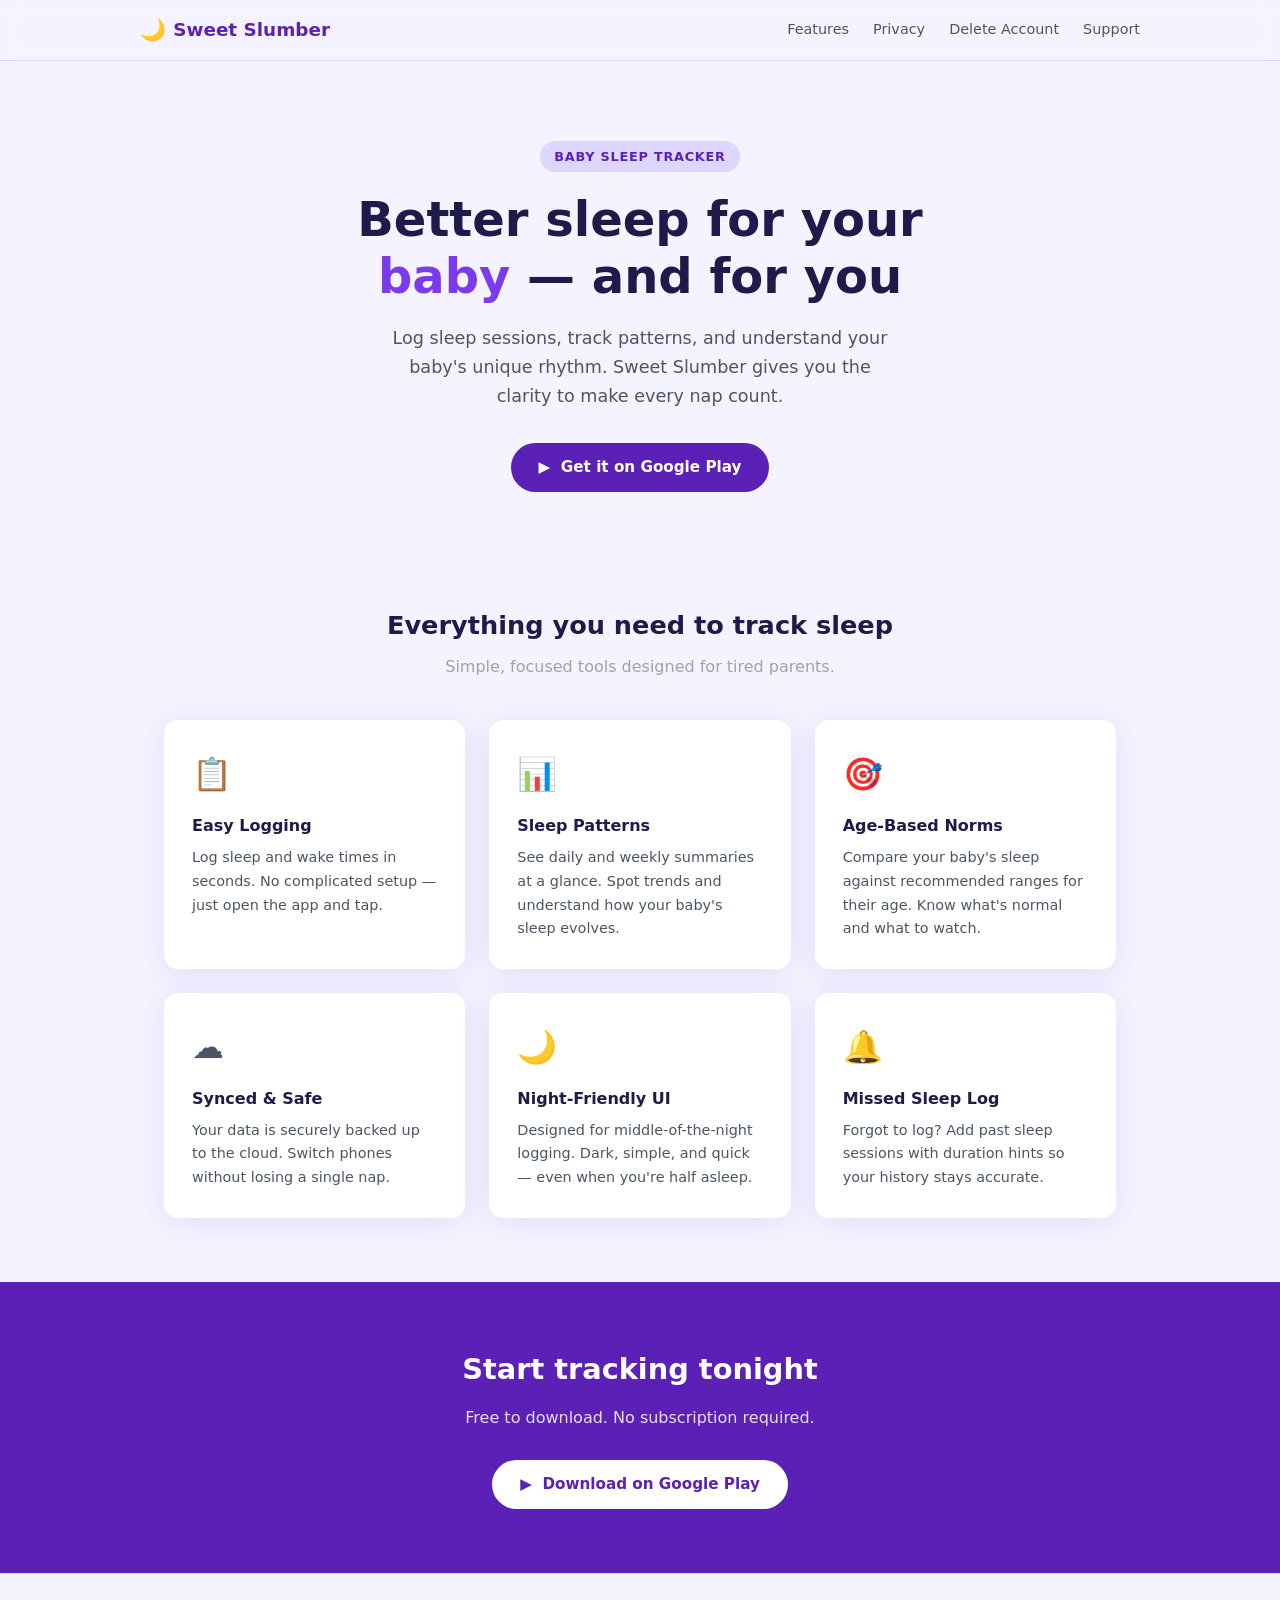
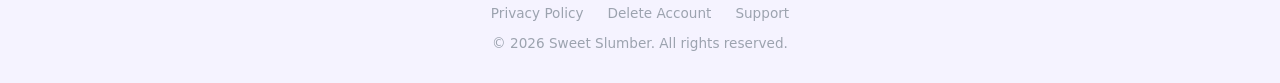
<file: index.html>
<!DOCTYPE html>
<html lang="en">
<head>
  <meta charset="UTF-8" />
  <meta name="viewport" content="width=device-width, initial-scale=1.0" />
  <title>Sweet Slumber — Baby Sleep Tracker</title>
  <meta name="description" content="Track and understand your baby's sleep patterns. Sweet Slumber helps you log sleep sessions, spot trends, and get better rest for the whole family." />
  <link rel="stylesheet" href="style.css" />
  <link rel="icon" href="data:image/svg+xml,<svg xmlns='http://www.w3.org/2000/svg' viewBox='0 0 100 100'><text y='.9em' font-size='90'>🌙</text></svg>" />
</head>
<body>

  <nav>
    <div class="nav-inner">
      <div class="nav-logo"><span>🌙</span> Sweet Slumber</div>
      <ul class="nav-links">
        <li><a href="#features">Features</a></li>
        <li><a href="privacy-policy.html">Privacy</a></li>
        <li><a href="delete-account.html">Delete Account</a></li>
        <li><a href="mailto:support@sweetslumber.app">Support</a></li>
      </ul>
    </div>
  </nav>

  <section class="hero">
    <div class="hero-badge">Baby Sleep Tracker</div>
    <h1>Better sleep for your <em>baby</em> — and for you</h1>
    <p>Log sleep sessions, track patterns, and understand your baby's unique rhythm. Sweet Slumber gives you the clarity to make every nap count.</p>
    <a class="btn" href="https://play.google.com/store/apps/details?id=com.tatjanka000.sleeptracker" target="_blank" rel="noopener">
      ▶ &nbsp;Get it on Google Play
    </a>
  </section>

  <section class="features" id="features">
    <h2 class="section-title">Everything you need to track sleep</h2>
    <p class="section-subtitle">Simple, focused tools designed for tired parents.</p>
    <div class="feature-grid">
      <div class="feature-card">
        <div class="feature-icon">📋</div>
        <h3>Easy Logging</h3>
        <p>Log sleep and wake times in seconds. No complicated setup — just open the app and tap.</p>
      </div>
      <div class="feature-card">
        <div class="feature-icon">📊</div>
        <h3>Sleep Patterns</h3>
        <p>See daily and weekly summaries at a glance. Spot trends and understand how your baby's sleep evolves.</p>
      </div>
      <div class="feature-card">
        <div class="feature-icon">🎯</div>
        <h3>Age-Based Norms</h3>
        <p>Compare your baby's sleep against recommended ranges for their age. Know what's normal and what to watch.</p>
      </div>
      <div class="feature-card">
        <div class="feature-icon">☁️</div>
        <h3>Synced &amp; Safe</h3>
        <p>Your data is securely backed up to the cloud. Switch phones without losing a single nap.</p>
      </div>
      <div class="feature-card">
        <div class="feature-icon">🌙</div>
        <h3>Night-Friendly UI</h3>
        <p>Designed for middle-of-the-night logging. Dark, simple, and quick — even when you're half asleep.</p>
      </div>
      <div class="feature-card">
        <div class="feature-icon">🔔</div>
        <h3>Missed Sleep Log</h3>
        <p>Forgot to log? Add past sleep sessions with duration hints so your history stays accurate.</p>
      </div>
    </div>
  </section>

  <section class="cta">
    <h2>Start tracking tonight</h2>
    <p>Free to download. No subscription required.</p>
    <a class="btn" href="https://play.google.com/store/apps/details?id=com.tatjanka000.sleeptracker" target="_blank" rel="noopener">
      ▶ &nbsp;Download on Google Play
    </a>
  </section>

  <footer>
    <div class="footer-links">
      <a href="privacy-policy.html">Privacy Policy</a>
      <a href="delete-account.html">Delete Account</a>
      <a href="mailto:support@sweetslumber.app">Support</a>
    </div>
    <div>&copy; 2026 Sweet Slumber. All rights reserved.</div>
  </footer>

</body>
</html>
</file>
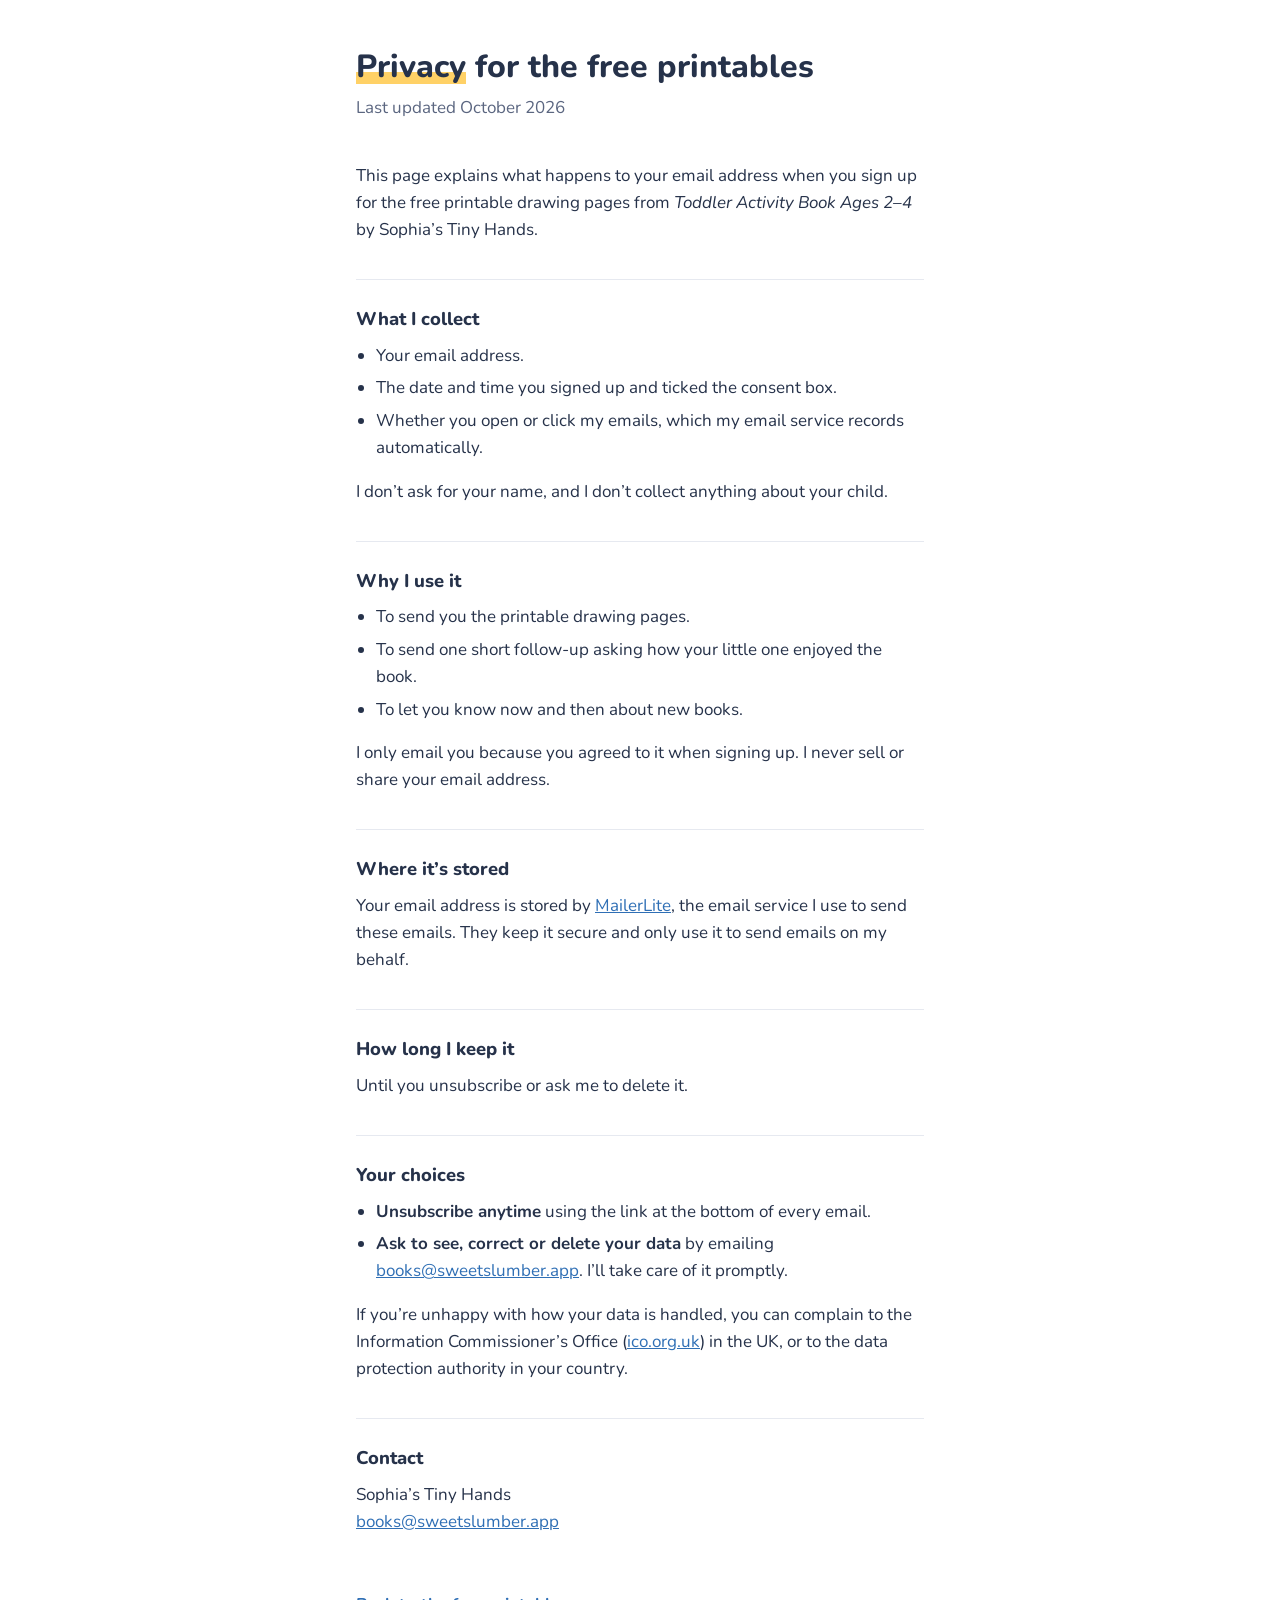
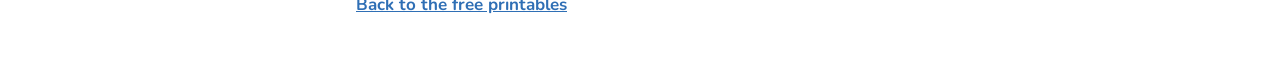
<file: printables/privacy/index.html>
<!DOCTYPE html>
<html lang="en">
<head>
  <meta charset="utf-8">
  <meta name="viewport" content="width=device-width, initial-scale=1">
  <title>Privacy – Free printable drawing pages | Sophia’s Tiny Hands</title>
  <meta name="robots" content="noindex">
  <link rel="preconnect" href="https://fonts.googleapis.com">
  <link rel="preconnect" href="https://fonts.gstatic.com" crossorigin>
  <link href="https://fonts.googleapis.com/css2?family=Nunito:wght@400;700;800&display=swap" rel="stylesheet">
  <style>
    :root {
      --bg: #ffffff;
      --ink: #26324a;
      --soft: #5b6680;
      --crayon: #ffd166;
      --line: #e6e9f0;
      --link: #2f6fb5;
    }
    @media (prefers-color-scheme: dark) {
      :root {
        --bg: #161b26;
        --ink: #eef1f7;
        --soft: #a9b2c6;
        --crayon: #c9962a;
        --line: #2b3242;
        --link: #8ec0f5;
      }
    }
    * { box-sizing: border-box; }
    body {
      margin: 0;
      background: var(--bg);
      color: var(--ink);
      font-family: "Nunito", "Segoe UI", Helvetica, Arial, sans-serif;
      font-size: 17px;
      line-height: 1.6;
    }
    main {
      max-width: 38rem;
      margin: 0 auto;
      padding: 3rem 1.25rem 4rem;
    }
    h1 {
      font-size: 2rem;
      font-weight: 800;
      line-height: 1.2;
      margin: 0 0 0.5rem;
    }
    h1 span {
      background: linear-gradient(transparent 62%, var(--crayon) 62%, var(--crayon) 90%, transparent 90%);
    }
    .updated { color: var(--soft); margin: 0 0 2.5rem; }
    h2 {
      font-size: 1.15rem;
      font-weight: 800;
      margin: 2.25rem 0 0.5rem;
      padding-top: 1.5rem;
      border-top: 1px solid var(--line);
    }
    p, ul { margin: 0 0 1rem; }
    ul { padding-left: 1.25rem; }
    li { margin-bottom: 0.35rem; }
    a { color: var(--link); }
    a:focus-visible { outline: 3px solid var(--crayon); outline-offset: 2px; }
    .back { display: inline-block; margin-top: 2.5rem; font-weight: 700; }
  </style>
</head>
<body>
  <main>
    <h1><span>Privacy</span> for the free printables</h1>
    <p class="updated">Last updated October 2026</p>

    <p>This page explains what happens to your email address when you sign up for the free printable drawing pages from <em>Toddler Activity Book Ages 2–4</em> by Sophia’s Tiny Hands.</p>

    <h2>What I collect</h2>
    <ul>
      <li>Your email address.</li>
      <li>The date and time you signed up and ticked the consent box.</li>
      <li>Whether you open or click my emails, which my email service records automatically.</li>
    </ul>
    <p>I don’t ask for your name, and I don’t collect anything about your child.</p>

    <h2>Why I use it</h2>
    <ul>
      <li>To send you the printable drawing pages.</li>
      <li>To send one short follow-up asking how your little one enjoyed the book.</li>
      <li>To let you know now and then about new books.</li>
    </ul>
    <p>I only email you because you agreed to it when signing up. I never sell or share your email address.</p>

    <h2>Where it’s stored</h2>
    <p>Your email address is stored by <a href="https://www.mailerlite.com/legal/privacy-policy">MailerLite</a>, the email service I use to send these emails. They keep it secure and only use it to send emails on my behalf.</p>

    <h2>How long I keep it</h2>
    <p>Until you unsubscribe or ask me to delete it.</p>

    <h2>Your choices</h2>
    <ul>
      <li><strong>Unsubscribe anytime</strong> using the link at the bottom of every email.</li>
      <li><strong>Ask to see, correct or delete your data</strong> by emailing <a href="mailto:books@sweetslumber.app">books@sweetslumber.app</a>. I’ll take care of it promptly.</li>
    </ul>
    <p>If you’re unhappy with how your data is handled, you can complain to the Information Commissioner’s Office (<a href="https://ico.org.uk">ico.org.uk</a>) in the UK, or to the data protection authority in your country.</p>

    <h2>Contact</h2>
    <p>Sophia’s Tiny Hands<br>
    <a href="mailto:books@sweetslumber.app">books@sweetslumber.app</a></p>

    <a class="back" href="https://sweetslumber.app/printables">Back to the free printables</a>
  </main>
</body>
</html>
</file>
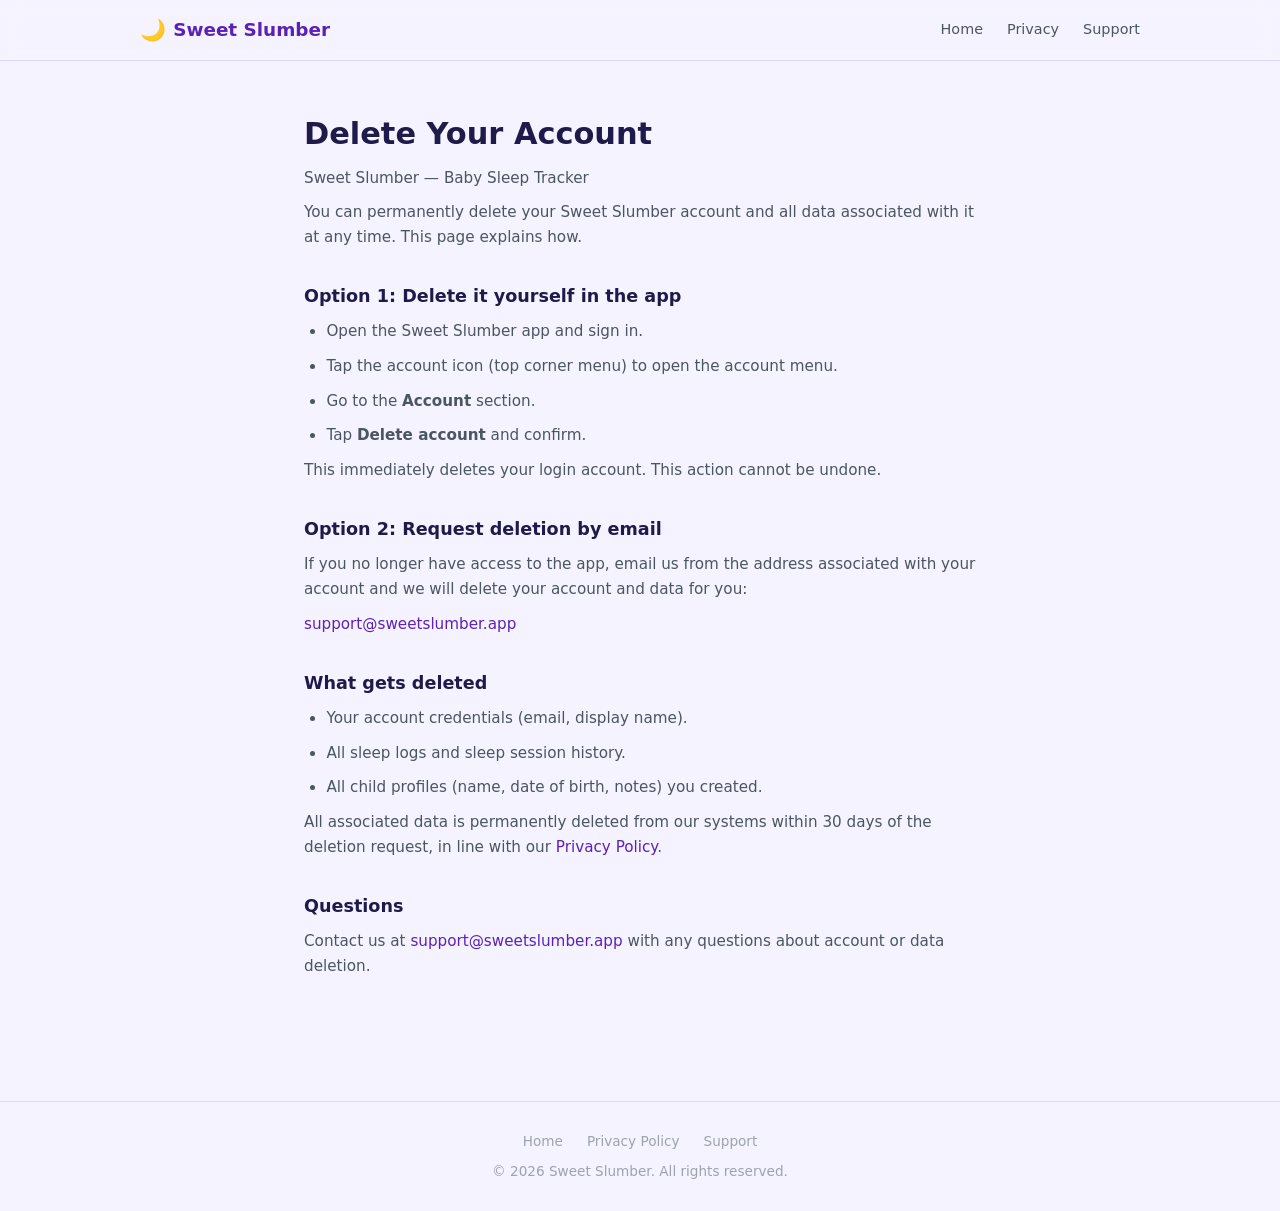
<file: delete-account.html>
<!DOCTYPE html>
<html lang="en">
<head>
  <meta charset="UTF-8" />
  <meta name="viewport" content="width=device-width, initial-scale=1.0" />
  <title>Delete Your Account — Sweet Slumber</title>
  <meta name="description" content="How to delete your Sweet Slumber account and all associated data." />
  <link rel="stylesheet" href="style.css" />
  <link rel="icon" href="data:image/svg+xml,<svg xmlns='http://www.w3.org/2000/svg' viewBox='0 0 100 100'><text y='.9em' font-size='90'>🌙</text></svg>" />
</head>
<body>

  <nav>
    <div class="nav-inner">
      <div class="nav-logo"><a href="index.html" style="color:inherit;text-decoration:none;display:flex;align-items:center;gap:.45rem"><span>🌙</span> Sweet Slumber</a></div>
      <ul class="nav-links">
        <li><a href="index.html">Home</a></li>
        <li><a href="privacy-policy.html">Privacy</a></li>
        <li><a href="mailto:support@sweetslumber.app">Support</a></li>
      </ul>
    </div>
  </nav>

  <div class="policy-wrap">
    <h1>Delete Your Account</h1>
    <p class="policy-date">Sweet Slumber — Baby Sleep Tracker</p>

    <p>You can permanently delete your Sweet Slumber account and all data associated with it at any time. This page explains how.</p>

    <h2>Option 1: Delete it yourself in the app</h2>
    <ul>
      <li>Open the Sweet Slumber app and sign in.</li>
      <li>Tap the account icon (top corner menu) to open the account menu.</li>
      <li>Go to the <strong>Account</strong> section.</li>
      <li>Tap <strong>Delete account</strong> and confirm.</li>
    </ul>
    <p>This immediately deletes your login account. This action cannot be undone.</p>

    <h2>Option 2: Request deletion by email</h2>
    <p>If you no longer have access to the app, email us from the address associated with your account and we will delete your account and data for you:</p>
    <p><a href="mailto:support@sweetslumber.app?subject=Delete%20my%20Sweet%20Slumber%20account">support@sweetslumber.app</a></p>

    <h2>What gets deleted</h2>
    <ul>
      <li>Your account credentials (email, display name).</li>
      <li>All sleep logs and sleep session history.</li>
      <li>All child profiles (name, date of birth, notes) you created.</li>
    </ul>
    <p>All associated data is permanently deleted from our systems within 30 days of the deletion request, in line with our <a href="privacy-policy.html">Privacy Policy</a>.</p>

    <h2>Questions</h2>
    <p>Contact us at <a href="mailto:support@sweetslumber.app">support@sweetslumber.app</a> with any questions about account or data deletion.</p>
  </div>

  <footer>
    <div class="footer-links">
      <a href="index.html">Home</a>
      <a href="privacy-policy.html">Privacy Policy</a>
      <a href="mailto:support@sweetslumber.app">Support</a>
    </div>
    <div>&copy; 2026 Sweet Slumber. All rights reserved.</div>
  </footer>

</body>
</html>
</file>
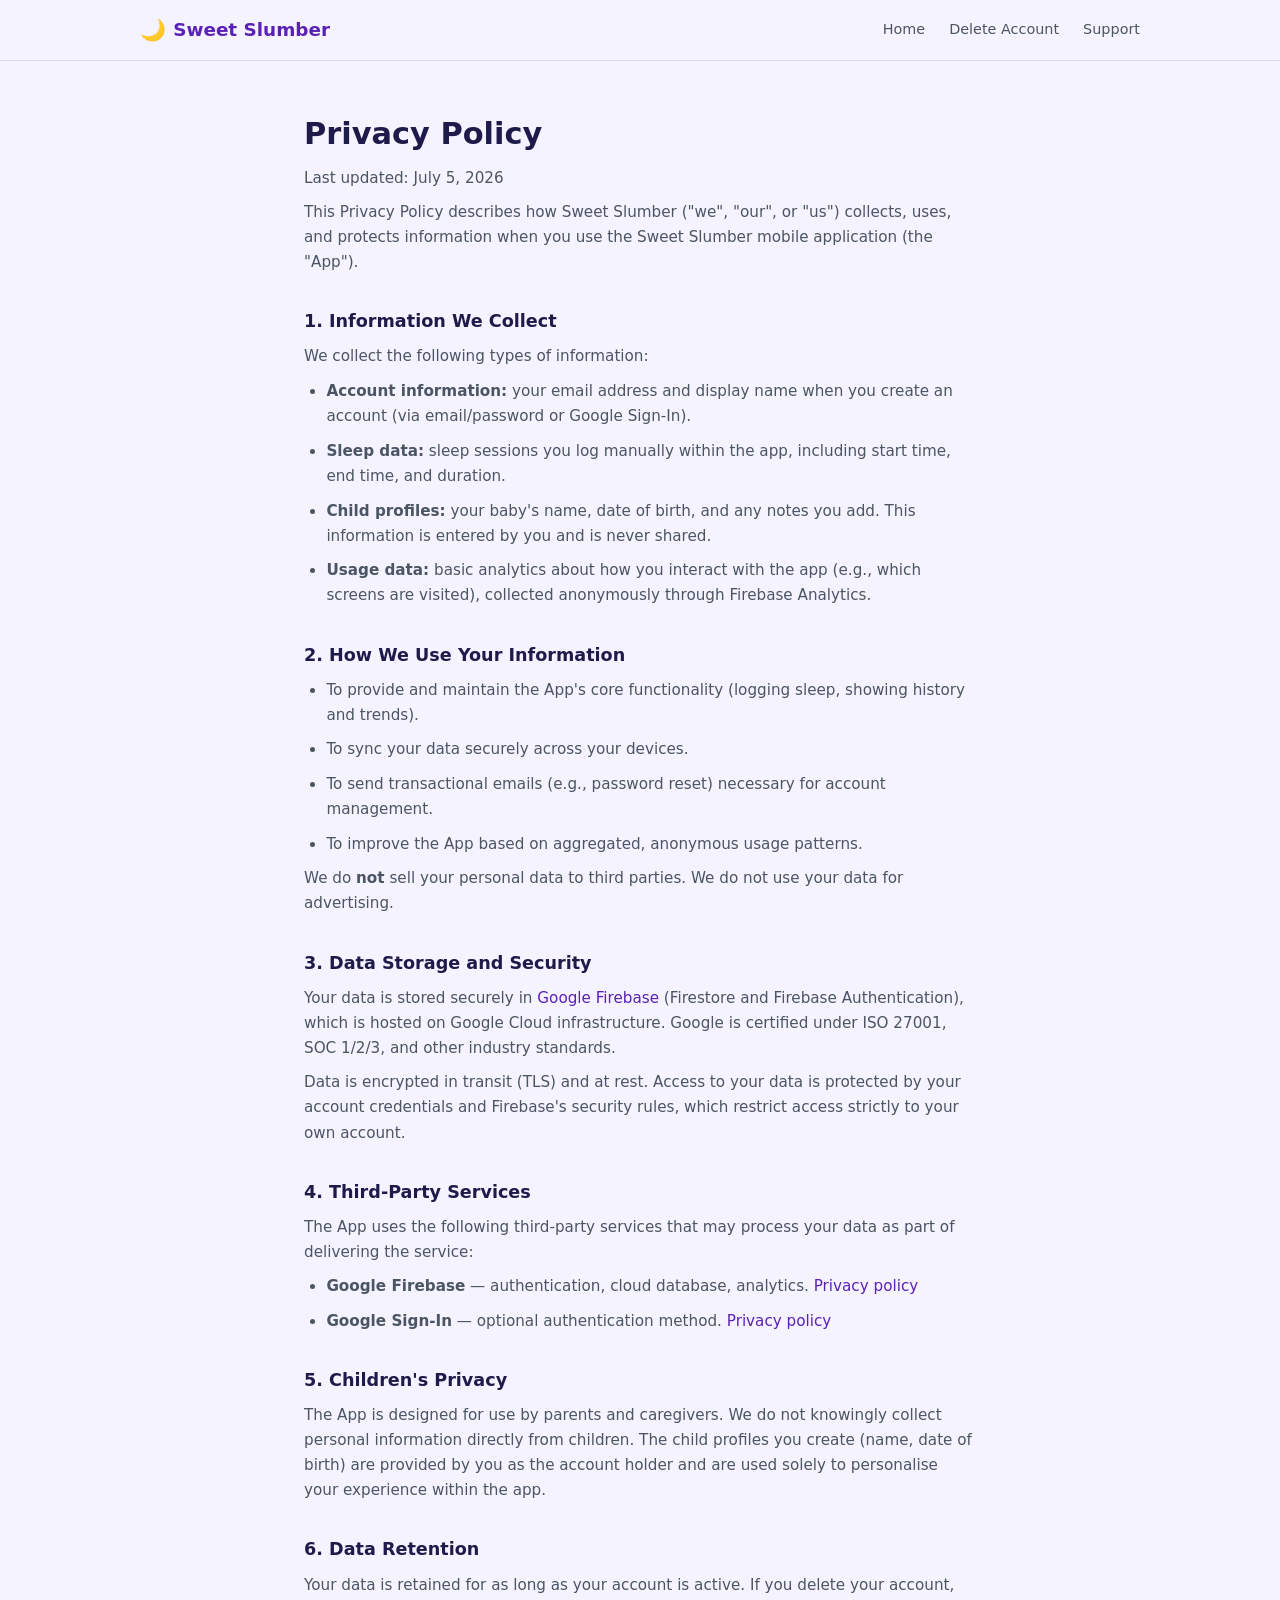
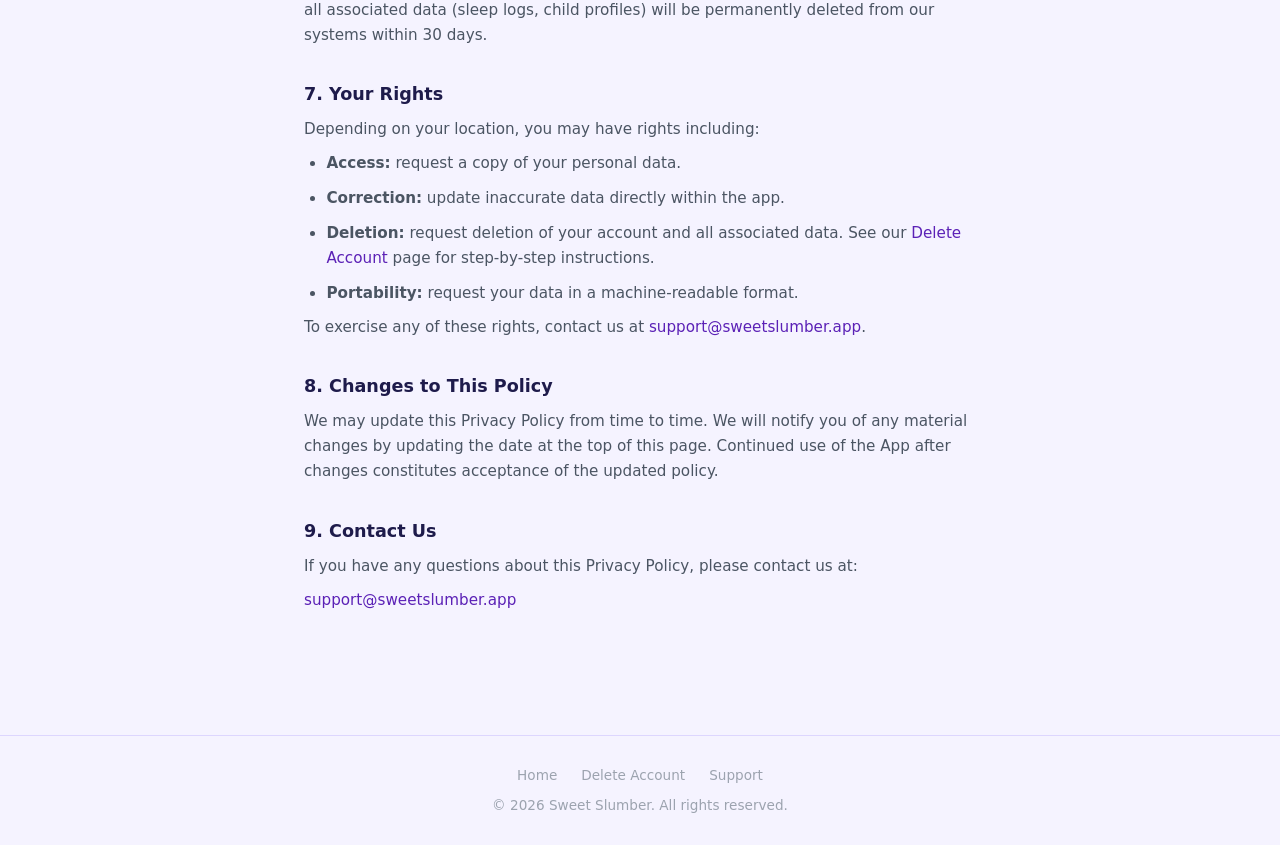
<file: privacy-policy.html>
<!DOCTYPE html>
<html lang="en">
<head>
  <meta charset="UTF-8" />
  <meta name="viewport" content="width=device-width, initial-scale=1.0" />
  <title>Privacy Policy — Sweet Slumber</title>
  <link rel="stylesheet" href="style.css" />
  <link rel="icon" href="data:image/svg+xml,<svg xmlns='http://www.w3.org/2000/svg' viewBox='0 0 100 100'><text y='.9em' font-size='90'>🌙</text></svg>" />
</head>
<body>

  <nav>
    <div class="nav-inner">
      <div class="nav-logo"><a href="index.html" style="color:inherit;text-decoration:none;display:flex;align-items:center;gap:.45rem"><span>🌙</span> Sweet Slumber</a></div>
      <ul class="nav-links">
        <li><a href="index.html">Home</a></li>
        <li><a href="delete-account.html">Delete Account</a></li>
        <li><a href="mailto:support@sweetslumber.app">Support</a></li>
      </ul>
    </div>
  </nav>

  <div class="policy-wrap">
    <h1>Privacy Policy</h1>
    <p class="policy-date">Last updated: July 5, 2026</p>

    <p>This Privacy Policy describes how Sweet Slumber ("we", "our", or "us") collects, uses, and protects information when you use the Sweet Slumber mobile application (the "App").</p>

    <h2>1. Information We Collect</h2>
    <p>We collect the following types of information:</p>
    <ul>
      <li><strong>Account information:</strong> your email address and display name when you create an account (via email/password or Google Sign-In).</li>
      <li><strong>Sleep data:</strong> sleep sessions you log manually within the app, including start time, end time, and duration.</li>
      <li><strong>Child profiles:</strong> your baby's name, date of birth, and any notes you add. This information is entered by you and is never shared.</li>
      <li><strong>Usage data:</strong> basic analytics about how you interact with the app (e.g., which screens are visited), collected anonymously through Firebase Analytics.</li>
    </ul>

    <h2>2. How We Use Your Information</h2>
    <ul>
      <li>To provide and maintain the App's core functionality (logging sleep, showing history and trends).</li>
      <li>To sync your data securely across your devices.</li>
      <li>To send transactional emails (e.g., password reset) necessary for account management.</li>
      <li>To improve the App based on aggregated, anonymous usage patterns.</li>
    </ul>
    <p>We do <strong>not</strong> sell your personal data to third parties. We do not use your data for advertising.</p>

    <h2>3. Data Storage and Security</h2>
    <p>Your data is stored securely in <a href="https://firebase.google.com" target="_blank" rel="noopener">Google Firebase</a> (Firestore and Firebase Authentication), which is hosted on Google Cloud infrastructure. Google is certified under ISO 27001, SOC 1/2/3, and other industry standards.</p>
    <p>Data is encrypted in transit (TLS) and at rest. Access to your data is protected by your account credentials and Firebase's security rules, which restrict access strictly to your own account.</p>

    <h2>4. Third-Party Services</h2>
    <p>The App uses the following third-party services that may process your data as part of delivering the service:</p>
    <ul>
      <li><strong>Google Firebase</strong> — authentication, cloud database, analytics. <a href="https://firebase.google.com/support/privacy" target="_blank" rel="noopener">Privacy policy</a></li>
      <li><strong>Google Sign-In</strong> — optional authentication method. <a href="https://policies.google.com/privacy" target="_blank" rel="noopener">Privacy policy</a></li>
    </ul>

    <h2>5. Children's Privacy</h2>
    <p>The App is designed for use by parents and caregivers. We do not knowingly collect personal information directly from children. The child profiles you create (name, date of birth) are provided by you as the account holder and are used solely to personalise your experience within the app.</p>

    <h2>6. Data Retention</h2>
    <p>Your data is retained for as long as your account is active. If you delete your account, all associated data (sleep logs, child profiles) will be permanently deleted from our systems within 30 days.</p>

    <h2>7. Your Rights</h2>
    <p>Depending on your location, you may have rights including:</p>
    <ul>
      <li><strong>Access:</strong> request a copy of your personal data.</li>
      <li><strong>Correction:</strong> update inaccurate data directly within the app.</li>
      <li><strong>Deletion:</strong> request deletion of your account and all associated data. See our <a href="delete-account.html">Delete Account</a> page for step-by-step instructions.</li>
      <li><strong>Portability:</strong> request your data in a machine-readable format.</li>
    </ul>
    <p>To exercise any of these rights, contact us at <a href="mailto:support@sweetslumber.app">support@sweetslumber.app</a>.</p>

    <h2>8. Changes to This Policy</h2>
    <p>We may update this Privacy Policy from time to time. We will notify you of any material changes by updating the date at the top of this page. Continued use of the App after changes constitutes acceptance of the updated policy.</p>

    <h2>9. Contact Us</h2>
    <p>If you have any questions about this Privacy Policy, please contact us at:</p>
    <p><a href="mailto:support@sweetslumber.app">support@sweetslumber.app</a></p>
  </div>

  <footer>
    <div class="footer-links">
      <a href="index.html">Home</a>
      <a href="delete-account.html">Delete Account</a>
      <a href="mailto:support@sweetslumber.app">Support</a>
    </div>
    <div>&copy; 2026 Sweet Slumber. All rights reserved.</div>
  </footer>

</body>
</html>
</file>
<file: style.css>
:root {
  --bg: #f5f3ff;
  --primary: #5b21b6;
  --primary-light: #7c3aed;
  --accent: #ddd6fe;
  --text-dark: #1e1b4b;
  --text-body: #4b5563;
  --text-muted: #9ca3af;
  --card: #ffffff;
  --radius: 14px;
  --shadow: 0 4px 32px rgba(91, 33, 182, 0.10);
}

* { margin: 0; padding: 0; box-sizing: border-box; }

body {
  font-family: 'Segoe UI', system-ui, -apple-system, sans-serif;
  background: var(--bg);
  color: var(--text-body);
  line-height: 1.65;
}

a { color: var(--primary); text-decoration: none; }
a:hover { text-decoration: underline; }

/* NAV */
nav {
  position: sticky;
  top: 0;
  background: rgba(245, 243, 255, 0.92);
  backdrop-filter: blur(8px);
  border-bottom: 1px solid var(--accent);
  padding: 0 1.5rem;
  z-index: 100;
}
.nav-inner {
  max-width: 1000px;
  margin: 0 auto;
  height: 60px;
  display: flex;
  align-items: center;
  justify-content: space-between;
}
.nav-logo {
  font-weight: 700;
  font-size: 1.15rem;
  color: var(--primary);
  display: flex;
  align-items: center;
  gap: 0.45rem;
}
.nav-logo span { font-size: 1.3rem; }
.nav-links {
  display: flex;
  gap: 1.5rem;
  list-style: none;
  font-size: 0.9rem;
}
.nav-links a { color: var(--text-body); }
.nav-links a:hover { color: var(--primary); text-decoration: none; }

/* HERO */
.hero {
  text-align: center;
  padding: 5rem 1.5rem 4rem;
  max-width: 700px;
  margin: 0 auto;
}
.hero-badge {
  display: inline-block;
  background: var(--accent);
  color: var(--primary);
  font-size: 0.8rem;
  font-weight: 600;
  letter-spacing: 0.06em;
  padding: 0.3rem 0.9rem;
  border-radius: 100px;
  margin-bottom: 1.2rem;
  text-transform: uppercase;
}
.hero h1 {
  font-size: clamp(2rem, 5vw, 3rem);
  font-weight: 800;
  color: var(--text-dark);
  line-height: 1.2;
  margin-bottom: 1.1rem;
}
.hero h1 em {
  font-style: normal;
  color: var(--primary-light);
}
.hero p {
  font-size: 1.1rem;
  color: var(--text-body);
  margin-bottom: 2rem;
  max-width: 520px;
  margin-left: auto;
  margin-right: auto;
}
.btn {
  display: inline-flex;
  align-items: center;
  gap: 0.5rem;
  background: var(--primary);
  color: #fff;
  padding: 0.75rem 1.75rem;
  border-radius: 100px;
  font-weight: 600;
  font-size: 0.95rem;
  transition: background 0.2s, transform 0.15s;
  border: none;
  cursor: pointer;
}
.btn:hover { background: var(--primary-light); text-decoration: none; transform: translateY(-1px); }
.btn-outline {
  background: transparent;
  color: var(--primary);
  border: 2px solid var(--primary);
}
.btn-outline:hover { background: var(--accent); }

/* FEATURES */
.features {
  max-width: 1000px;
  margin: 0 auto;
  padding: 3rem 1.5rem 4rem;
}
.section-title {
  text-align: center;
  font-size: 1.6rem;
  font-weight: 700;
  color: var(--text-dark);
  margin-bottom: 0.5rem;
}
.section-subtitle {
  text-align: center;
  color: var(--text-muted);
  margin-bottom: 2.5rem;
}
.feature-grid {
  display: grid;
  grid-template-columns: repeat(auto-fit, minmax(240px, 1fr));
  gap: 1.5rem;
}
.feature-card {
  background: var(--card);
  border-radius: var(--radius);
  padding: 1.75rem;
  box-shadow: var(--shadow);
}
.feature-icon {
  font-size: 2rem;
  margin-bottom: 0.75rem;
}
.feature-card h3 {
  font-size: 1rem;
  font-weight: 700;
  color: var(--text-dark);
  margin-bottom: 0.4rem;
}
.feature-card p {
  font-size: 0.9rem;
  color: var(--text-body);
}

/* CTA */
.cta {
  background: var(--primary);
  color: #fff;
  text-align: center;
  padding: 4rem 1.5rem;
}
.cta h2 { font-size: 1.8rem; font-weight: 700; margin-bottom: 0.75rem; }
.cta p { opacity: 0.85; margin-bottom: 1.75rem; }
.cta .btn { background: #fff; color: var(--primary); }
.cta .btn:hover { background: var(--accent); }

/* FOOTER */
footer {
  text-align: center;
  padding: 1.75rem 1.5rem;
  font-size: 0.85rem;
  color: var(--text-muted);
  border-top: 1px solid var(--accent);
}
footer a { color: var(--text-muted); }
footer a:hover { color: var(--primary); }
.footer-links { display: flex; justify-content: center; gap: 1.5rem; margin-bottom: 0.5rem; flex-wrap: wrap; }

/* POLICY PAGE */
.policy-wrap {
  max-width: 720px;
  margin: 3rem auto;
  padding: 0 1.5rem 4rem;
}
.policy-wrap h1 {
  font-size: 1.9rem;
  font-weight: 800;
  color: var(--text-dark);
  margin-bottom: 0.4rem;
}
.policy-date {
  color: var(--text-muted);
  font-size: 0.875rem;
  margin-bottom: 2rem;
}
.policy-wrap h2 {
  font-size: 1.1rem;
  font-weight: 700;
  color: var(--text-dark);
  margin: 2rem 0 0.5rem;
}
.policy-wrap p, .policy-wrap li {
  font-size: 0.95rem;
  color: var(--text-body);
  margin-bottom: 0.6rem;
}
.policy-wrap ul { padding-left: 1.4rem; }
.policy-wrap a { color: var(--primary); }

/* AUTH ACTION PAGE */
.auth-wrap {
  min-height: 100vh;
  display: flex;
  align-items: center;
  justify-content: center;
  padding: 2rem 1.5rem;
}
.auth-card {
  background: var(--card);
  border-radius: var(--radius);
  box-shadow: var(--shadow);
  padding: 2.5rem;
  width: 100%;
  max-width: 420px;
  text-align: center;
}
.auth-card .auth-icon { font-size: 2.5rem; margin-bottom: 1rem; }
.auth-card h1 { font-size: 1.4rem; font-weight: 700; color: var(--text-dark); margin-bottom: 0.5rem; }
.auth-card p { font-size: 0.9rem; color: var(--text-body); margin-bottom: 1.5rem; }
.auth-input {
  width: 100%;
  padding: 0.75rem 1rem;
  border: 1.5px solid var(--accent);
  border-radius: 8px;
  font-size: 0.95rem;
  margin-bottom: 0.75rem;
  outline: none;
  transition: border-color 0.2s;
}
.auth-input:focus { border-color: var(--primary); }
.auth-card .btn { width: 100%; justify-content: center; border-radius: 8px; margin-top: 0.25rem; }
.auth-msg { margin-top: 1rem; font-size: 0.88rem; }
.auth-msg.success { color: #059669; }
.auth-msg.error { color: #dc2626; }

@media (max-width: 600px) {
  .hero { padding: 3.5rem 1.25rem 3rem; }
  .nav-links { display: none; }
}
</file>
